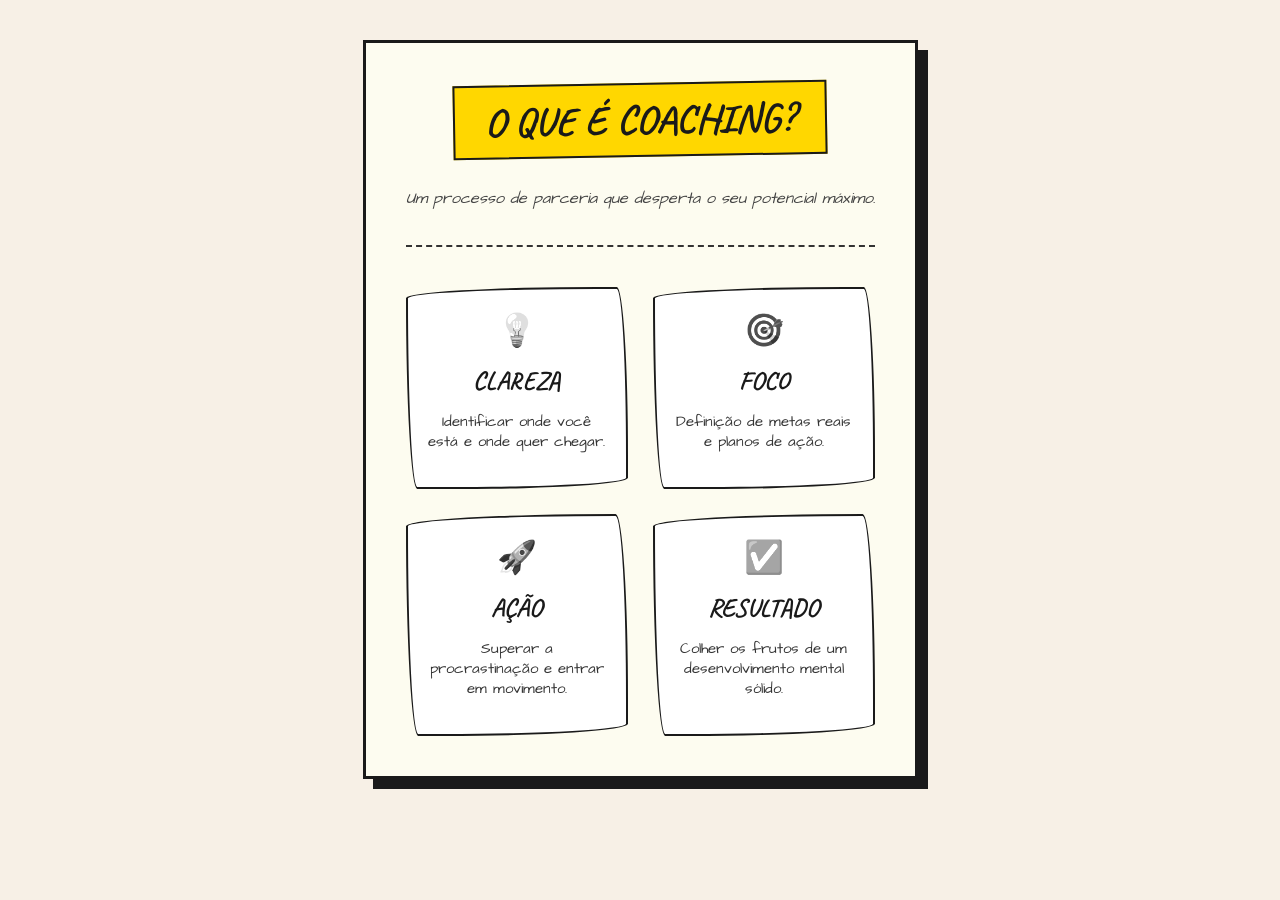
<file: about_coaching.html>
<!DOCTYPE html>
<html lang="pt-br">
<head>
    <meta charset="UTF-8">
    <meta name="viewport" content="width=device-width, initial-scale=1.0">
    <title>O Que é Coaching - Sketchnote</title>
    <link href="https://fonts.googleapis.com/css2?family=Architects+Daughter&family=Caveat:wght@400;700&display=swap" rel="stylesheet">
    <link rel="stylesheet" href="about_coaching.css">
</head>
<body>

    <div class="sketchnote-container">
        <h1 class="titulo-sketchnote">O QUE É COACHING?</h1>

        <div class="secao-conceito">
            <p>Um processo de parceria que desperta o seu potencial máximo.</p>
        </div>

        <div class="itens-grid">
            <div class="item-beneficio">
                <span class="icon">💡</span>
                <h2>CLAREZA</h2>
                <p>Identificar onde você está e onde quer chegar.</p>
            </div>

            <div class="item-beneficio">
                <span class="icon">🎯</span>
                <h2>FOCO</h2>
                <p>Definição de metas reais e planos de ação.</p>
            </div>

            <div class="item-beneficio">
                <span class="icon">🚀</span>
                <h2>AÇÃO</h2>
                <p>Superar a procrastinação e entrar em movimento.</p>
            </div>

            <div class="item-beneficio">
                <span class="icon">✅</span>
                <h2>RESULTADO</h2>
                <p>Colher os frutos de um desenvolvimento mental sólido.</p>
            </div>
        </div>
    </div>

</body>
</html>
</file>
<file: about_coaching.css>
/* Importação das fontes */
body {
    font-family: 'Architects Daughter', cursive;
    background-color: #f7f0e6; /* Creme claro */
    margin: 0;
    padding: 20px;
    display: flex;
    justify-content: center;
    align-items: flex-start; /* Alinhar ao topo para maior conteúdo */
    min-height: 100vh;
    box-sizing: border-box;
    color: #333; /* Texto padrão preto */
}

/* Paleta: Creme (#FDFCF0), Amarelo (#FFD700), Preto (#1A1A1A) */

.sketchnote-container {
    background-color: #FDFCF0; /* Fundo creme */
    border: 3px solid #1A1A1A;
    padding: 40px;
    max-width: 850px;
    margin: 20px auto;
    box-shadow: 10px 10px 0px #1A1A1A;
    position: relative;
}

.titulo-sketchnote {
    font-family: 'Caveat', cursive;
    background-color: #FFD700; /* Destaque Amarelo */
    color: #1A1A1A;
    display: table;
    margin: 0 auto 30px auto;
    padding: 10px 30px;
    transform: rotate(-1deg);
    border: 2px solid #1A1A1A;
    font-size: 2.5rem;
}

.secao-conceito {
    text-align: center;
    border-bottom: 2px dashed #333;
    margin-bottom: 40px;
    padding-bottom: 20px;
    font-style: italic;
    color: #444; /* Cinza escuro */
}

.itens-grid {
    display: grid;
    grid-template-columns: repeat(auto-fit, minmax(180px, 1fr));
    gap: 25px;
    align-items: stretch;
}

.item-beneficio {
    background: #fff;
    border: 2px solid #1A1A1A;
    padding: 20px;
    text-align: center;
    /* Efeito de borda desenhada */
    border-radius: 255px 15px 225px 15px/15px 225px 15px 255px;
    transition: all 0.3s ease;
}

.item-beneficio:hover {
    background-color: #FFD700; /* Fica amarelo no hover */
    transform: translateY(-5px);
}

.icon {
    display: block;
    font-size: 2rem;
    filter: grayscale(100%) contrast(120%); /* Remove cores dos emojis */
    margin-bottom: 10px;
}

.item-beneficio h2 {
    font-family: 'Caveat', cursive;
    font-size: 1.6rem;
    margin: 10px 0;
    color: #1A1A1A;
}

.item-beneficio p {
    font-size: 0.95rem;
    color: #333;
    line-height: 1.3;
}

/* Responsividade básica */
@media (max-width: 768px) {
    .sketchnote-container {
        padding: 15px;
    }
    .titulo-sketchnote {
        font-size: 2.2em;
        padding: 8px 15px;
        margin-bottom: 30px;
    }
    .secao-conceito, .secao-conclusao {
        font-size: 1em;
        padding: 15px;
    }
    .itens-grid {
        grid-template-columns: 1fr; /* Uma coluna em telas menores */
        gap: 20px;
    }
    .item-beneficio {
        max-width: 100%; /* Ocupa a largura total */
        padding: 15px;
        font-size: 0.9em;
    }
    .item-beneficio h2 {
        font-size: 1.5em;
    }
    .seta-direita, .seta-esquerda, .seta-baixo {
        display: none; /* Esconde as setas no layout de coluna única */
    }
}
</file>
